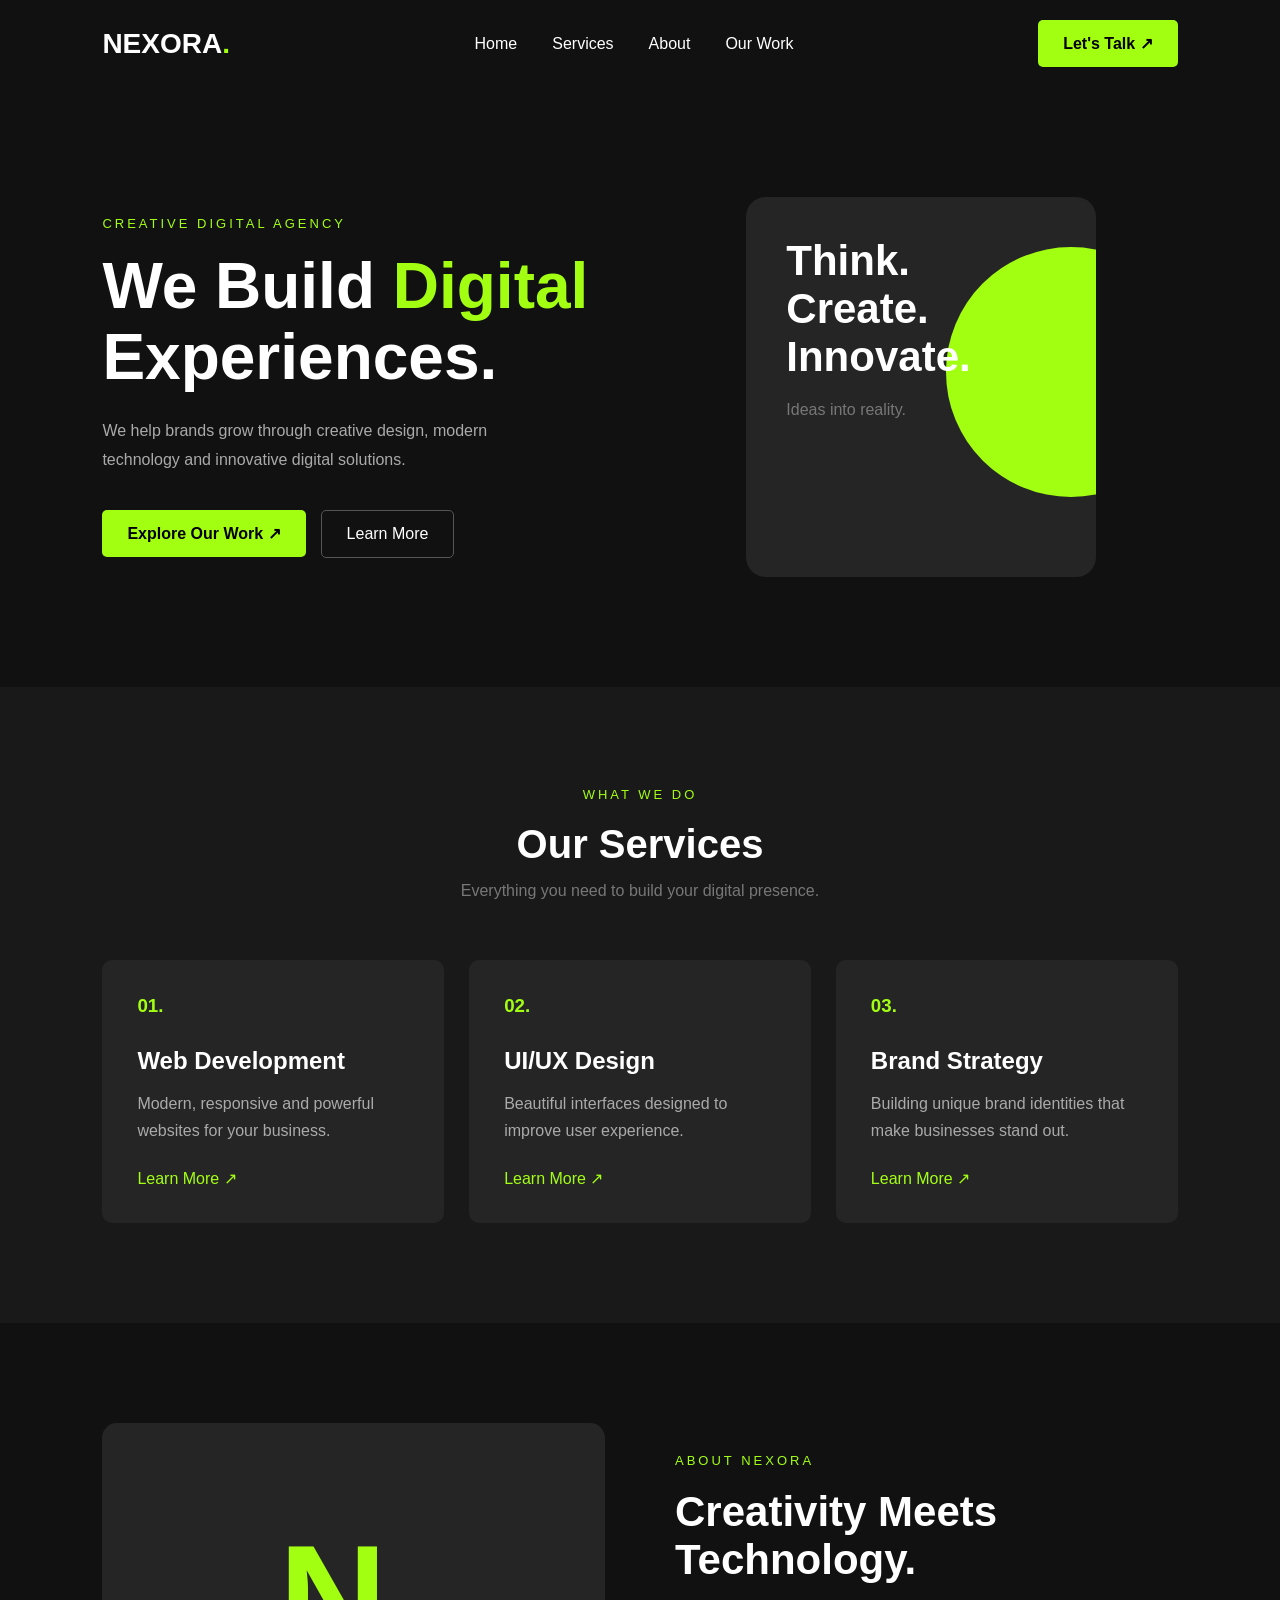
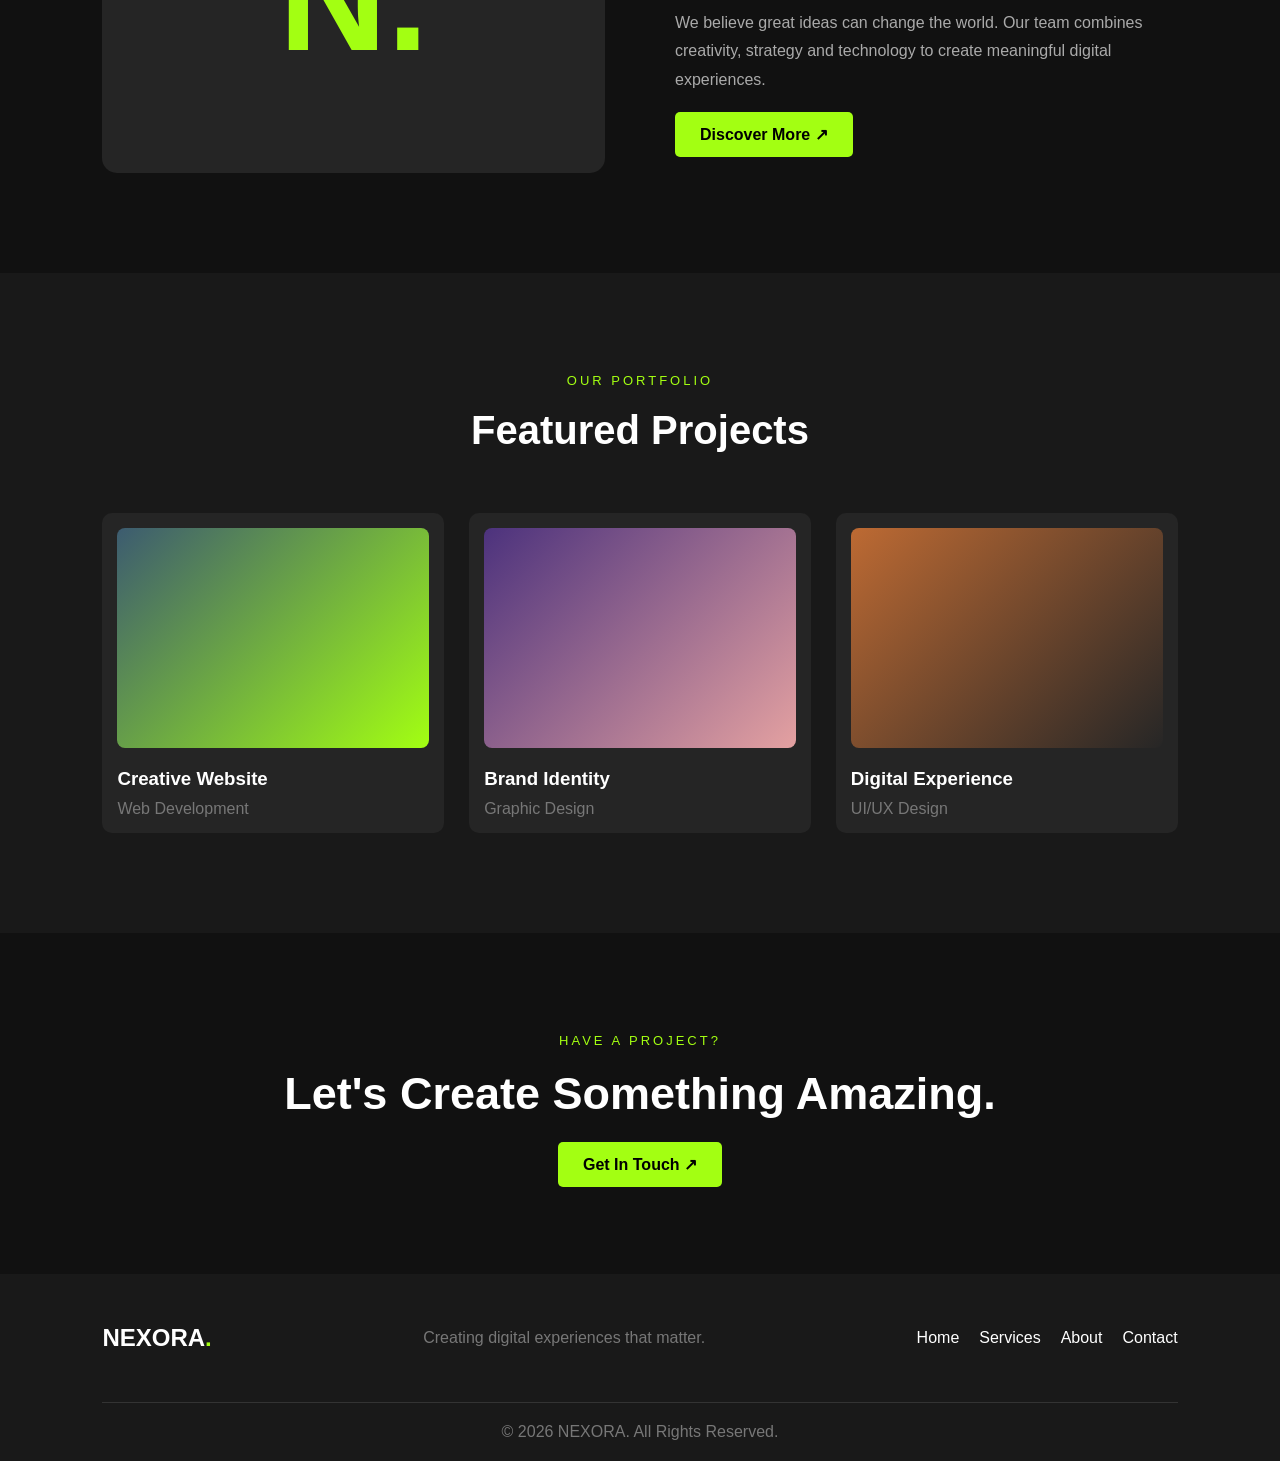
<file: Assignment-9/Index.html>
<!DOCTYPE html>
<html lang="en">

<head>
    <meta charset="UTF-8">
    <meta name="viewport" content="width=device-width, initial-scale=1.0">

    <meta name="description" content="Nexora Digital Agency - Creative digital solutions for modern businesses.">

    <title>NEXORA | Digital Agency</title>

    <link rel="stylesheet" href="style.css">
</head>

<body>

    <!-- NAVBAR -->
    <header>
        <nav class="navbar">

            <div class="logo">NEXORA<span>.</span></div>

            <ul class="nav-links" id="navLinks">
                <li><a href="#home">Home</a></li>
                <li><a href="#services">Services</a></li>
                <li><a href="#about">About</a></li>
                <li><a href="#work">Our Work</a></li>
            </ul>

            <a href="#contact" class="nav-btn">Let's Talk ↗</a>

            <button class="menu-btn" id="menuBtn"
                aria-label="Toggle navigation" aria-expanded="false">
                ☰
            </button>

        </nav>
    </header>


    <!-- HERO SECTION -->
    <section class="hero" id="home">

        <div class="hero-content">

            <p class="tagline">CREATIVE DIGITAL AGENCY</p>

            <h1>
                We Build <span>Digital</span>
                Experiences.
            </h1>

            <p class="hero-description">
                We help brands grow through creative design,
                modern technology and innovative digital solutions.
            </p>

            <div class="hero-buttons">
                <a href="#work" class="primary-btn">Explore Our Work ↗</a>
                <a href="#about" class="secondary-btn">Learn More</a>
            </div>

        </div>

        <div class="hero-image">
            <div class="image-card">
                <div class="circle"></div>
                <h2>Think.</h2>
                <h2>Create.</h2>
                <h2>Innovate.</h2>
                <p>Ideas into reality.</p>
            </div>
        </div>

    </section>


    <!-- SERVICES SECTION -->
    <section class="services" id="services">

        <div class="section-heading">
            <p class="tagline">WHAT WE DO</p>
            <h2>Our Services</h2>
            <p>Everything you need to build your digital presence.</p>
        </div>

        <div class="service-grid">

            <div class="service-card">
                <h3>01.</h3>
                <h2>Web Development</h2>
                <p>Modern, responsive and powerful websites for your business.</p>
                <a href="#contact">Learn More ↗</a>
            </div>

            <div class="service-card">
                <h3>02.</h3>
                <h2>UI/UX Design</h2>
                <p>Beautiful interfaces designed to improve user experience.</p>
                <a href="#contact">Learn More ↗</a>
            </div>

            <div class="service-card">
                <h3>03.</h3>
                <h2>Brand Strategy</h2>
                <p>Building unique brand identities that make businesses stand out.</p>
                <a href="#contact">Learn More ↗</a>
            </div>

        </div>

    </section>


    <!-- ABOUT SECTION -->
    <section class="about" id="about">

        <div class="about-image">
            <div class="about-shape">N.</div>
        </div>

        <div class="about-content">

            <p class="tagline">ABOUT NEXORA</p>

            <h2>Creativity Meets Technology.</h2>

            <p>
                We believe great ideas can change the world.
                Our team combines creativity, strategy and technology
                to create meaningful digital experiences.
            </p>

            <a href="#contact" class="primary-btn">Discover More ↗</a>

        </div>

    </section>


    <!-- WORK SECTION -->
    <section class="work" id="work">

        <div class="section-heading">
            <p class="tagline">OUR PORTFOLIO</p>
            <h2>Featured Projects</h2>
        </div>

        <div class="work-grid">

            <div class="work-card">
                <div class="work-placeholder one"></div>
                <h3>Creative Website</h3>
                <p>Web Development</p>
            </div>

            <div class="work-card">
                <div class="work-placeholder two"></div>
                <h3>Brand Identity</h3>
                <p>Graphic Design</p>
            </div>

            <div class="work-card">
                <div class="work-placeholder three"></div>
                <h3>Digital Experience</h3>
                <p>UI/UX Design</p>
            </div>

        </div>

    </section>


    <!-- CONTACT SECTION -->
    <section class="contact" id="contact">

        <p class="tagline">HAVE A PROJECT?</p>

        <h2>Let's Create Something Amazing.</h2>

        <a href="mailto:hello@nexora.example" class="primary-btn">
            Get In Touch ↗
        </a>

    </section>


    <!-- FOOTER -->
    <footer>

        <div class="footer-content">

            <h2>NEXORA<span>.</span></h2>

            <p>Creating digital experiences that matter.</p>

            <div class="footer-links">
                <a href="#home">Home</a>
                <a href="#services">Services</a>
                <a href="#about">About</a>
                <a href="#contact">Contact</a>
            </div>

        </div>

        <p class="copyright">
            © 2026 NEXORA. All Rights Reserved.
        </p>

    </footer>

    <script src="script.js"></script>

</body>
</html>
</file>
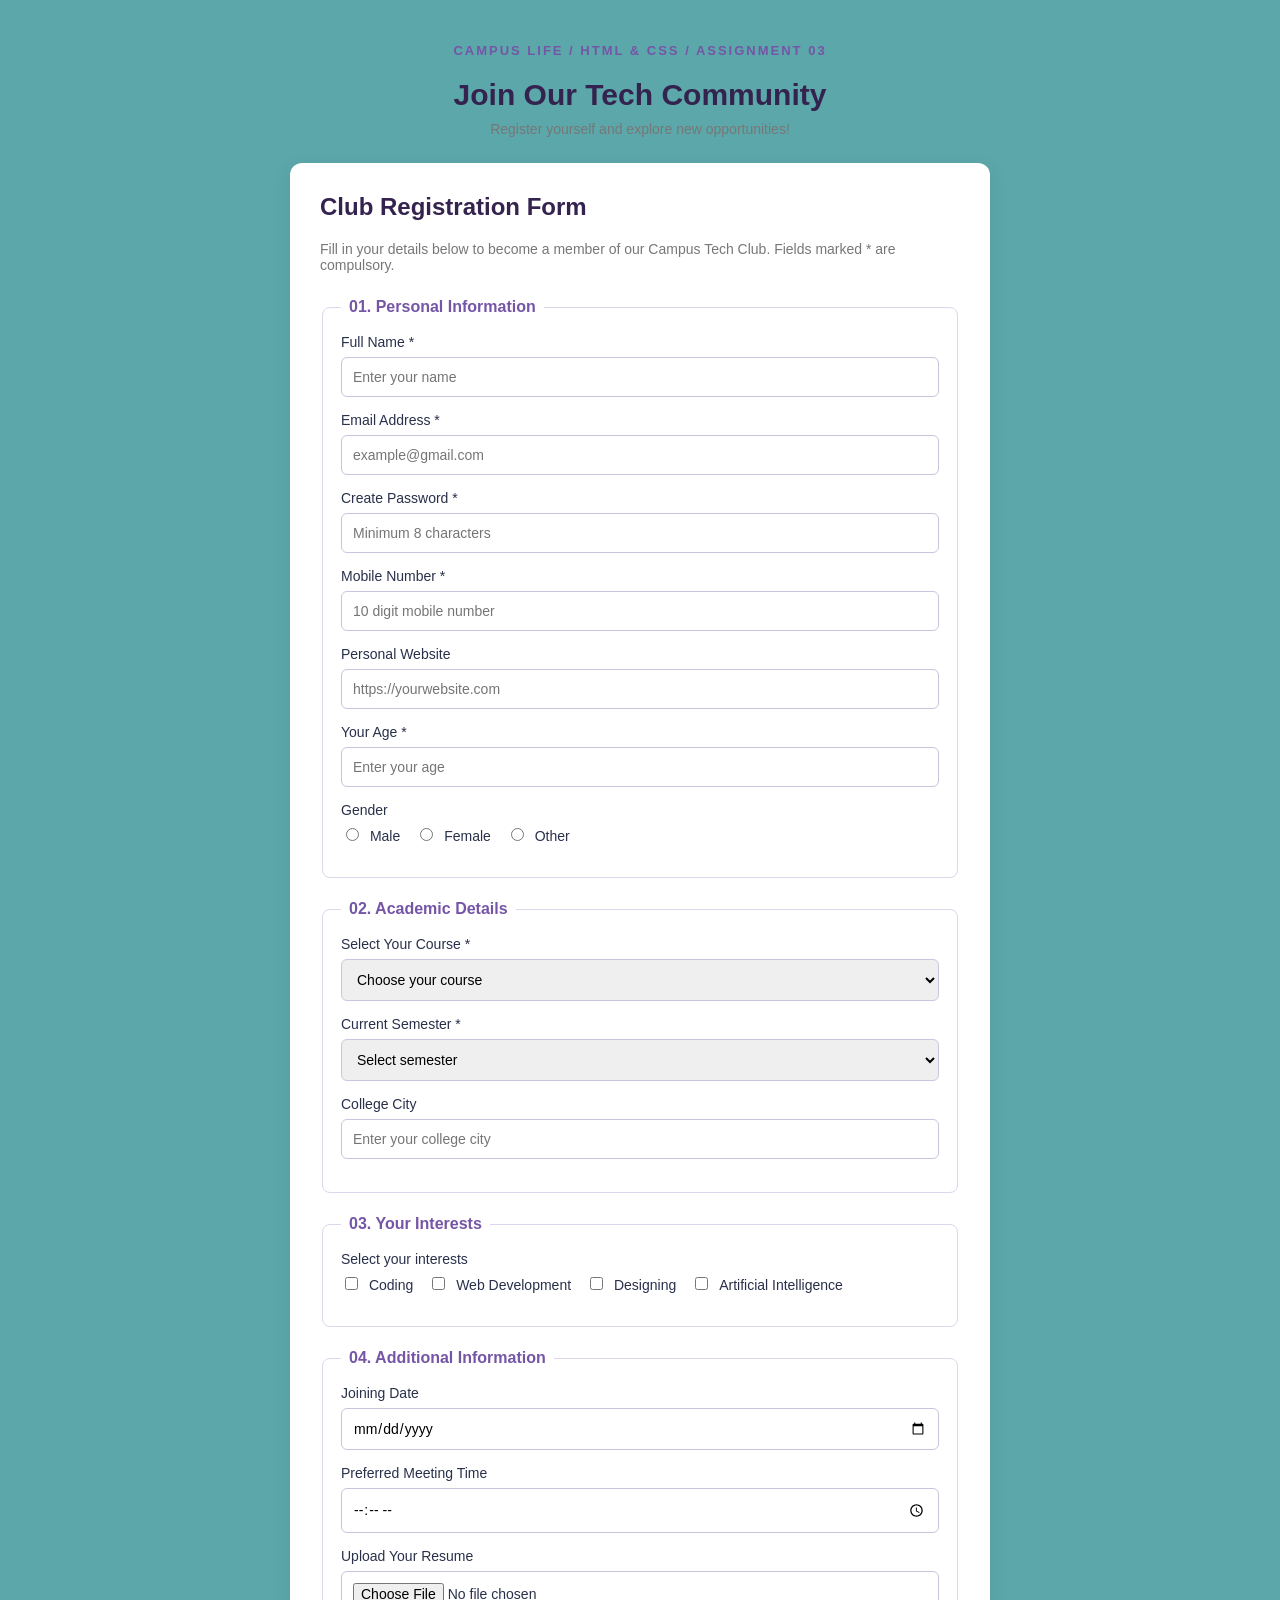
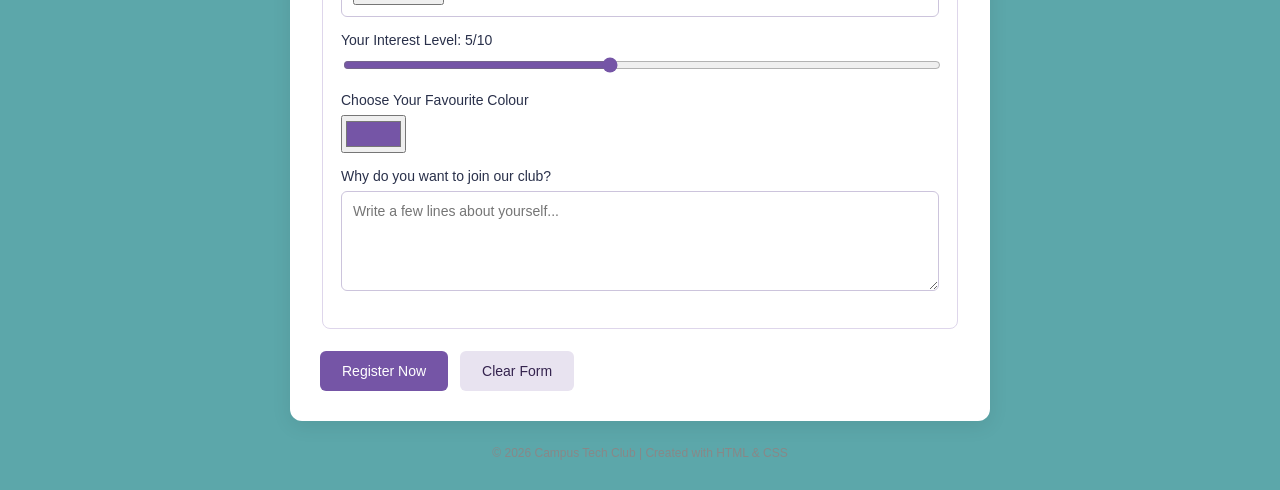
<file: Assignment-2/Application.html>
<!DOCTYPE html>
<html lang="en">

<head>
    <meta charset="UTF-8">
    <meta name="viewport" content="width=device-width, initial-scale=1.0">
    <meta name="description" content="Campus Tech Club Registration Form">
    <meta name="author" content="Your Name">

    <title>I-TECH Club Registration</title>

    <style>
        * {
            box-sizing: border-box;
        }

        body {
            margin: 0;
            padding: 30px 15px;
            font-family: Arial, sans-serif;
            background: #5ca7aa;
            color: #29304a;
        }

        .heading {
            text-align: center;
            margin-bottom: 25px;
        }

        .heading p {
            color: #7555a6;
            font-size: 13px;
            font-weight: bold;
            letter-spacing: 2px;
        }

        h1 {
            font-size: 30px;
            color: #34234e;
            margin-bottom: 8px;
        }

        .heading span {
            color: #777;
            font-size: 14px;
        }

        .form-container {
            max-width: 700px;
            margin: auto;
            padding: 30px;
            background: white;
            border-radius: 12px;
            box-shadow: 0 5px 20px rgba(0,0,0,0.08);
        }

        h2 {
            color: #34234e;
            margin-top: 0;
        }

        .intro {
            color: #777;
            font-size: 14px;
            margin-bottom: 25px;
        }

        fieldset {
            border: 1px solid #ded6eb;
            border-radius: 8px;
            padding: 18px;
            margin-bottom: 22px;
        }

        legend {
            color: #7555a6;
            font-weight: bold;
            padding: 0 8px;
        }

        .form-group {
            margin-bottom: 15px;
        }

        label {
            display: block;
            font-size: 14px;
            margin-bottom: 7px;
            font-weight: 500;
        }

        input:not([type="radio"]):not([type="checkbox"]):not([type="color"]):not([type="range"]),
        select,
        textarea {
            width: 100%;
            padding: 11px;
            border: 1px solid #ccc4dc;
            border-radius: 6px;
            font-size: 14px;
            font-family: Arial;
        }

        input:focus, select:focus, textarea:focus {
            outline: none;
            border-color: #7555a6;
            box-shadow: 0 0 4px #c5b4df;
        }

        input[type="radio"],
        input[type="checkbox"] {
            accent-color: #7555a6;
        }

        .options {
            display: flex;
            flex-wrap: wrap;
            gap: 15px;
        }

        .options label {
            display: inline;
            font-weight: normal;
            margin-left: 4px;
        }

        .options div {
            font-size: 14px;
        }

        input[type="range"] {
            width: 100%;
            accent-color: #7555a6;
        }

        input[type="color"] {
            width: 65px;
            height: 38px;
            cursor: pointer;
        }

        textarea {
            height: 100px;
            resize: vertical;
        }

        .buttons {
            display: flex;
            gap: 12px;
            margin-top: 20px;
        }

        button {
            padding: 12px 22px;
            border: none;
            border-radius: 6px;
            background: #7555a6;
            color: white;
            cursor: pointer;
            font-size: 14px;
        }

        button:hover {
            background: #54377e;
        }

        button[type="reset"] {
            background: #e8e3f0;
            color: #34234e;
        }

        footer {
            text-align: center;
            color: #888;
            font-size: 12px;
            margin-top: 25px;
        }

        @media(max-width: 500px) {
            .form-container {
                padding: 18px;
            }

            h1 {
                font-size: 24px;
            }
        }
    </style>
</head>

<body>

    <div class="heading">

        <p>CAMPUS LIFE / HTML & CSS / ASSIGNMENT 03</p>

        <h1>Join Our Tech Community</h1>

        <span>Register yourself and explore new opportunities!</span>

    </div>

    <div class="form-container">

        <h2>Club Registration Form</h2>

        <p class="intro">
            Fill in your details below to become a member of our
            Campus Tech Club. Fields marked * are compulsory.
        </p>

        <form action="#" method="post">

            <!-- Personal Information -->

            <fieldset>

                <legend>01. Personal Information</legend>

                <div class="form-group">
                    <label for="name">Full Name *</label>
                    <input type="text" id="name" name="name"
                        placeholder="Enter your name"
                        minlength="3" required>
                </div>

                <div class="form-group">
                    <label for="email">Email Address *</label>
                    <input type="email" id="email" name="email"
                        placeholder="example@gmail.com" required>
                </div>

                <div class="form-group">
                    <label for="password">Create Password *</label>
                    <input type="password" id="password"
                        name="password"
                        placeholder="Minimum 8 characters"
                        minlength="8" required>
                </div>

                <div class="form-group">
                    <label for="phone">Mobile Number *</label>
                    <input type="tel" id="phone" name="phone"
                        placeholder="10 digit mobile number"
                        pattern="[0-9]{10}" required>
                </div>

                <div class="form-group">
                    <label for="website">Personal Website</label>
                    <input type="url" id="website" name="website"
                        placeholder="https://yourwebsite.com">
                </div>

                <div class="form-group">
                    <label for="age">Your Age *</label>
                    <input type="number" id="age" name="age"
                        min="16" max="35"
                        placeholder="Enter your age" required>
                </div>

                <div class="form-group">
                    <label>Gender</label>

                    <div class="options">
                        <div>
                            <input type="radio" id="male"
                                name="gender" value="Male">
                            <label for="male">Male</label>
                        </div>

                        <div>
                            <input type="radio" id="female"
                                name="gender" value="Female">
                            <label for="female">Female</label>
                        </div>

                        <div>
                            <input type="radio" id="other"
                                name="gender" value="Other">
                            <label for="other">Other</label>
                        </div>
                    </div>
                </div>

            </fieldset>

            <!-- Academic Details -->

            <fieldset>

                <legend>02. Academic Details</legend>

                <div class="form-group">
                    <label for="course">Select Your Course *</label>

                    <select id="course" name="course" required>
                        <option value="">Choose your course</option>
                        <option value="BTech">BTech</option>
                        <option value="BCA">BCA</option>
                        <option value="BBA">BBA</option>
                        <option value="BSc">BSc</option>
                        <option value="Other">Other</option>
                    </select>
                </div>

                <div class="form-group">
                    <label for="semester">Current Semester *</label>

                    <select id="semester" name="semester" required>
                        <option value="">Select semester</option>
                        <option value="1">Semester 1</option>
                        <option value="2">Semester 2</option>
                        <option value="3">Semester 3</option>
                        <option value="4">Semester 4</option>
                        <option value="5">Semester 5</option>
                        <option value="6">Semester 6</option>
                    </select>
                </div>

                <div class="form-group">
                    <label for="college">College City</label>

                    <input type="text" id="college"
                        name="college" list="citylist"
                        placeholder="Enter your college city">

                    <datalist id="citylist">
                        <option value="Delhi">
                        <option value="Moradabad">
                        <option value="Noida">
                        <option value="Lucknow">
                        <option value="Meerut">
                        <option value="Agra">
                    </datalist>
                </div>

            </fieldset>

            <!-- Interests -->

            <fieldset>

                <legend>03. Your Interests</legend>

                <div class="form-group">

                    <label>Select your interests</label>

                    <div class="options">

                        <div>
                            <input type="checkbox" id="coding"
                                name="interest" value="Coding">
                            <label for="coding">Coding</label>
                        </div>

                        <div>
                            <input type="checkbox" id="web"
                                name="interest" value="Web Development">
                            <label for="web">Web Development</label>
                        </div>

                        <div>
                            <input type="checkbox" id="design"
                                name="interest" value="Designing">
                            <label for="design">Designing</label>
                        </div>

                        <div>
                            <input type="checkbox" id="ai"
                                name="interest" value="AI">
                            <label for="ai">Artificial Intelligence</label>
                        </div>

                    </div>

                </div>

            </fieldset>

            <!-- Additional Details -->

            <fieldset>

                <legend>04. Additional Information</legend>

                <div class="form-group">
                    <label for="date">Joining Date</label>
                    <input type="date" id="date" name="date">
                </div>

                <div class="form-group">
                    <label for="time">Preferred Meeting Time</label>
                    <input type="time" id="time" name="time">
                </div>

                <div class="form-group">
                    <label for="resume">Upload Your Resume</label>
                    <input type="file" id="resume" name="resume"
                        accept=".pdf,.doc,.docx">
                </div>

                <div class="form-group">

                    <label for="range">
                        Your Interest Level:
                        <span id="level">5</span>/10
                    </label>

                    <input type="range" id="range" name="level"
                        min="1" max="10" value="5"
                        oninput="document.getElementById('level').textContent=this.value">

                </div>

                <div class="form-group">

                    <label for="color">Choose Your Favourite Colour</label>

                    <input type="color" id="color" name="color"
                        value="#7555a6">

                </div>

                <div class="form-group">

                    <label for="message">
                        Why do you want to join our club?
                    </label>

                    <textarea id="message" name="message"
                        placeholder="Write a few lines about yourself..."
                        minlength="10"></textarea>

                </div>

            </fieldset>

            <!-- Form Buttons -->

            <div class="buttons">

                <button type="submit">
                    Register Now
                </button>

                <button type="reset">
                    Clear Form
                </button>

            </div>

        </form>

    </div>

    <footer>
        © 2026 Campus Tech Club | Created with HTML & CSS
    </footer>

</body>
</html>
</file>
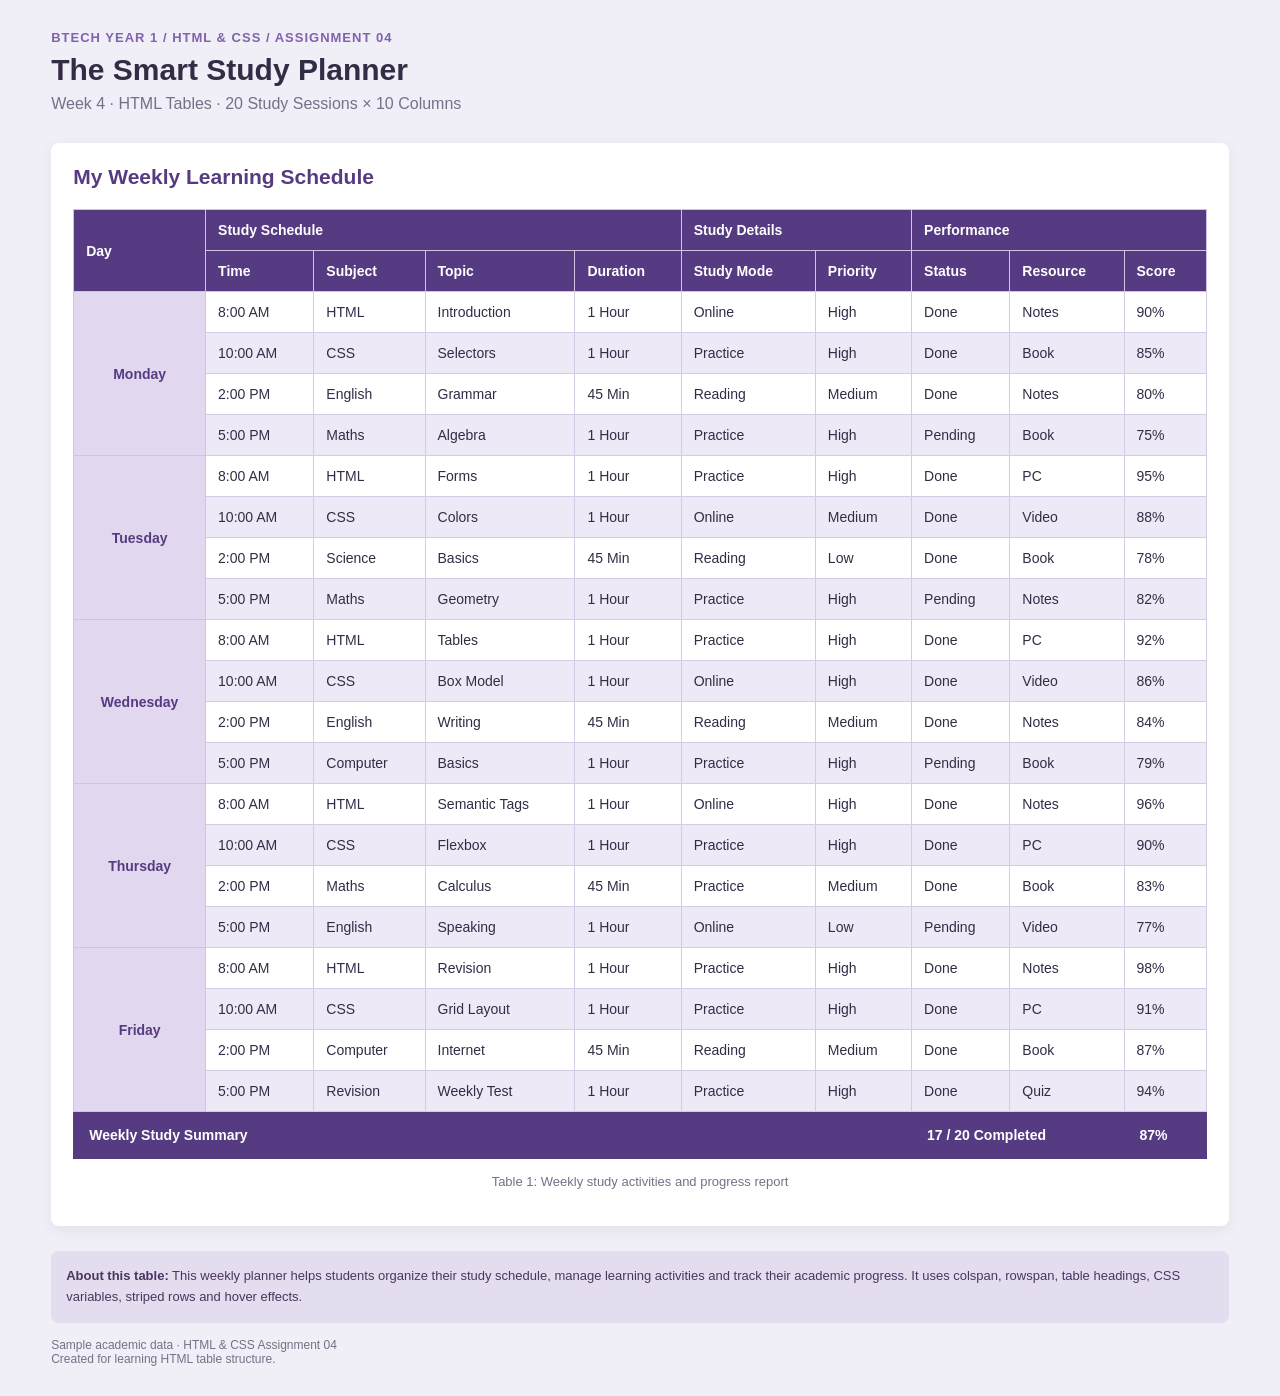
<file: Assignment-3/StudyPlanner.html>
<!DOCTYPE html>
<html lang="en">

<head>
    <meta charset="UTF-8">
    <meta name="viewport" content="width=device-width, initial-scale=1.0">
    <meta name="description" content="Student Weekly Study Planner">
    <meta name="author" content="Your Name">

    <title>Student Weekly Study Planner</title>

    <style>

        /* CSS VARIABLES */

        :root {
            --primary: #563b82;
            --secondary: #8062ad;
            --light: #eee9f7;
            --white: #ffffff;
            --text: #342b45;
            --border: #d5cbe5;
            --hover: #e1d6f3;

            --spacing: 12px;
            --font-size: 14px;
            --radius: 8px;
        }

        * {
            box-sizing: border-box;
        }

        body {
            margin: 0;
            padding: 30px 4%;
            background: #f0eef6;
            font-family: Arial, sans-serif;
            color: var(--text);
        }

        .heading {
            color: #8062ad;
            font-size: 13px;
            font-weight: bold;
            margin-bottom: 8px;
            letter-spacing: 1px;
        }

        h1 {
            color: #342b45;
            font-size: 30px;
            margin: 0;
        }

        .subtitle {
            color: #777087;
            margin-top: 8px;
            margin-bottom: 30px;
        }

        .table-container {
            background: var(--white);
            padding: 22px;
            border-radius: var(--radius);
            overflow-x: auto;
            box-shadow: 0 4px 15px rgba(0,0,0,0.06);
        }

        h2 {
            color: var(--primary);
            font-size: 21px;
            margin-top: 0;
            margin-bottom: 20px;
        }

        table {
            width: 100%;
            min-width: 950px;
            border-collapse: collapse;
            font-size: var(--font-size);
            text-align: left;
        }

        caption {
            caption-side: bottom;
            padding: 15px;
            color: #777087;
            font-size: 13px;
        }

        thead {
            background: var(--primary);
            color: var(--white);
        }

        th {
            padding: var(--spacing);
            border: 1px solid #cfc3e1;
        }

        td {
            padding: var(--spacing);
            border: 1px solid var(--border);
        }

        tbody tr:nth-child(even) {
            background: var(--light);
        }

        tbody tr:hover {
            background: var(--hover);
            transition: 0.2s;
        }

        .day {
            background: #e1d8ef;
            color: var(--primary);
            font-weight: bold;
            text-align: center;
        }

        tfoot {
            background: var(--primary);
            color: white;
            font-weight: bold;
        }

        tfoot td {
            padding: 15px;
            border: 1px solid var(--primary);
        }

        .note {
            background: #e4dcef;
            padding: 15px;
            margin-top: 25px;
            border-radius: var(--radius);
            color: #48375f;
            font-size: 13px;
            line-height: 1.6;
        }

        footer {
            color: #777087;
            font-size: 12px;
            margin-top: 15px;
        }

        @media(max-width: 600px) {
            body {
                padding: 15px;
            }

            .table-container {
                padding: 12px;
            }

            h1 {
                font-size: 24px;
            }
        }

    </style>
</head>

<body>

    <!-- PAGE HEADING -->

    <div class="heading">
        BTECH YEAR 1 / HTML & CSS / ASSIGNMENT 04
    </div>

    <h1>The Smart Study Planner</h1>

    <p class="subtitle">
        Week 4 · HTML Tables · 20 Study Sessions × 10 Columns
    </p>


    <!-- TABLE SECTION -->

    <div class="table-container">

        <h2>My Weekly Learning Schedule</h2>

        <table>

            <caption>
                Table 1: Weekly study activities and progress report
            </caption>

            <!-- TABLE HEADER -->

            <thead>

                <tr>
                    <th rowspan="2" scope="col">Day</th>

                    <th colspan="4" scope="colgroup">
                        Study Schedule
                    </th>

                    <th colspan="2" scope="colgroup">
                        Study Details
                    </th>

                    <th colspan="3" scope="colgroup">
                        Performance
                    </th>
                </tr>

                <tr>
                    <th scope="col">Time</th>
                    <th scope="col">Subject</th>
                    <th scope="col">Topic</th>
                    <th scope="col">Duration</th>
                    <th scope="col">Study Mode</th>
                    <th scope="col">Priority</th>
                    <th scope="col">Status</th>
                    <th scope="col">Resource</th>
                    <th scope="col">Score</th>
                </tr>

            </thead>


            <!-- TABLE BODY -->

            <tbody>

                <!-- MONDAY -->

                <tr>
                    <th rowspan="4" scope="rowgroup" class="day">
                        Monday
                    </th>
                    <td>8:00 AM</td>
                    <td>HTML</td>
                    <td>Introduction</td>
                    <td>1 Hour</td>
                    <td>Online</td>
                    <td>High</td>
                    <td>Done</td>
                    <td>Notes</td>
                    <td>90%</td>
                </tr>

                <tr>
                    <td>10:00 AM</td>
                    <td>CSS</td>
                    <td>Selectors</td>
                    <td>1 Hour</td>
                    <td>Practice</td>
                    <td>High</td>
                    <td>Done</td>
                    <td>Book</td>
                    <td>85%</td>
                </tr>

                <tr>
                    <td>2:00 PM</td>
                    <td>English</td>
                    <td>Grammar</td>
                    <td>45 Min</td>
                    <td>Reading</td>
                    <td>Medium</td>
                    <td>Done</td>
                    <td>Notes</td>
                    <td>80%</td>
                </tr>

                <tr>
                    <td>5:00 PM</td>
                    <td>Maths</td>
                    <td>Algebra</td>
                    <td>1 Hour</td>
                    <td>Practice</td>
                    <td>High</td>
                    <td>Pending</td>
                    <td>Book</td>
                    <td>75%</td>
                </tr>


                <!-- TUESDAY -->

                <tr>
                    <th rowspan="4" scope="rowgroup" class="day">
                        Tuesday
                    </th>
                    <td>8:00 AM</td>
                    <td>HTML</td>
                    <td>Forms</td>
                    <td>1 Hour</td>
                    <td>Practice</td>
                    <td>High</td>
                    <td>Done</td>
                    <td>PC</td>
                    <td>95%</td>
                </tr>

                <tr>
                    <td>10:00 AM</td>
                    <td>CSS</td>
                    <td>Colors</td>
                    <td>1 Hour</td>
                    <td>Online</td>
                    <td>Medium</td>
                    <td>Done</td>
                    <td>Video</td>
                    <td>88%</td>
                </tr>

                <tr>
                    <td>2:00 PM</td>
                    <td>Science</td>
                    <td>Basics</td>
                    <td>45 Min</td>
                    <td>Reading</td>
                    <td>Low</td>
                    <td>Done</td>
                    <td>Book</td>
                    <td>78%</td>
                </tr>

                <tr>
                    <td>5:00 PM</td>
                    <td>Maths</td>
                    <td>Geometry</td>
                    <td>1 Hour</td>
                    <td>Practice</td>
                    <td>High</td>
                    <td>Pending</td>
                    <td>Notes</td>
                    <td>82%</td>
                </tr>


                <!-- WEDNESDAY -->

                <tr>
                    <th rowspan="4" scope="rowgroup" class="day">
                        Wednesday
                    </th>
                    <td>8:00 AM</td>
                    <td>HTML</td>
                    <td>Tables</td>
                    <td>1 Hour</td>
                    <td>Practice</td>
                    <td>High</td>
                    <td>Done</td>
                    <td>PC</td>
                    <td>92%</td>
                </tr>

                <tr>
                    <td>10:00 AM</td>
                    <td>CSS</td>
                    <td>Box Model</td>
                    <td>1 Hour</td>
                    <td>Online</td>
                    <td>High</td>
                    <td>Done</td>
                    <td>Video</td>
                    <td>86%</td>
                </tr>

                <tr>
                    <td>2:00 PM</td>
                    <td>English</td>
                    <td>Writing</td>
                    <td>45 Min</td>
                    <td>Reading</td>
                    <td>Medium</td>
                    <td>Done</td>
                    <td>Notes</td>
                    <td>84%</td>
                </tr>

                <tr>
                    <td>5:00 PM</td>
                    <td>Computer</td>
                    <td>Basics</td>
                    <td>1 Hour</td>
                    <td>Practice</td>
                    <td>High</td>
                    <td>Pending</td>
                    <td>Book</td>
                    <td>79%</td>
                </tr>


                <!-- THURSDAY -->

                <tr>
                    <th rowspan="4" scope="rowgroup" class="day">
                        Thursday
                    </th>
                    <td>8:00 AM</td>
                    <td>HTML</td>
                    <td>Semantic Tags</td>
                    <td>1 Hour</td>
                    <td>Online</td>
                    <td>High</td>
                    <td>Done</td>
                    <td>Notes</td>
                    <td>96%</td>
                </tr>

                <tr>
                    <td>10:00 AM</td>
                    <td>CSS</td>
                    <td>Flexbox</td>
                    <td>1 Hour</td>
                    <td>Practice</td>
                    <td>High</td>
                    <td>Done</td>
                    <td>PC</td>
                    <td>90%</td>
                </tr>

                <tr>
                    <td>2:00 PM</td>
                    <td>Maths</td>
                    <td>Calculus</td>
                    <td>45 Min</td>
                    <td>Practice</td>
                    <td>Medium</td>
                    <td>Done</td>
                    <td>Book</td>
                    <td>83%</td>
                </tr>

                <tr>
                    <td>5:00 PM</td>
                    <td>English</td>
                    <td>Speaking</td>
                    <td>1 Hour</td>
                    <td>Online</td>
                    <td>Low</td>
                    <td>Pending</td>
                    <td>Video</td>
                    <td>77%</td>
                </tr>


                <!-- FRIDAY -->

                <tr>
                    <th rowspan="4" scope="rowgroup" class="day">
                        Friday
                    </th>
                    <td>8:00 AM</td>
                    <td>HTML</td>
                    <td>Revision</td>
                    <td>1 Hour</td>
                    <td>Practice</td>
                    <td>High</td>
                    <td>Done</td>
                    <td>Notes</td>
                    <td>98%</td>
                </tr>

                <tr>
                    <td>10:00 AM</td>
                    <td>CSS</td>
                    <td>Grid Layout</td>
                    <td>1 Hour</td>
                    <td>Practice</td>
                    <td>High</td>
                    <td>Done</td>
                    <td>PC</td>
                    <td>91%</td>
                </tr>

                <tr>
                    <td>2:00 PM</td>
                    <td>Computer</td>
                    <td>Internet</td>
                    <td>45 Min</td>
                    <td>Reading</td>
                    <td>Medium</td>
                    <td>Done</td>
                    <td>Book</td>
                    <td>87%</td>
                </tr>

                <tr>
                    <td>5:00 PM</td>
                    <td>Revision</td>
                    <td>Weekly Test</td>
                    <td>1 Hour</td>
                    <td>Practice</td>
                    <td>High</td>
                    <td>Done</td>
                    <td>Quiz</td>
                    <td>94%</td>
                </tr>

            </tbody>


            <!-- TABLE FOOTER -->

            <tfoot>

                <tr>
                    <td colspan="7">
                        Weekly Study Summary
                    </td>

                    <td colspan="2">
                        17 / 20 Completed
                    </td>

                    <td>87%</td>
                </tr>

            </tfoot>

        </table>

    </div>


    <!-- INFORMATION NOTE -->

    <div class="note">

        <strong>About this table:</strong>

        This weekly planner helps students organize their
        study schedule, manage learning activities and
        track their academic progress.

        It uses colspan, rowspan, table headings,
        CSS variables, striped rows and hover effects.

    </div>


    <footer>
        Sample academic data · HTML & CSS Assignment 04
        <br>
        Created for learning HTML table structure.
    </footer>

</body>
</html>
</file>
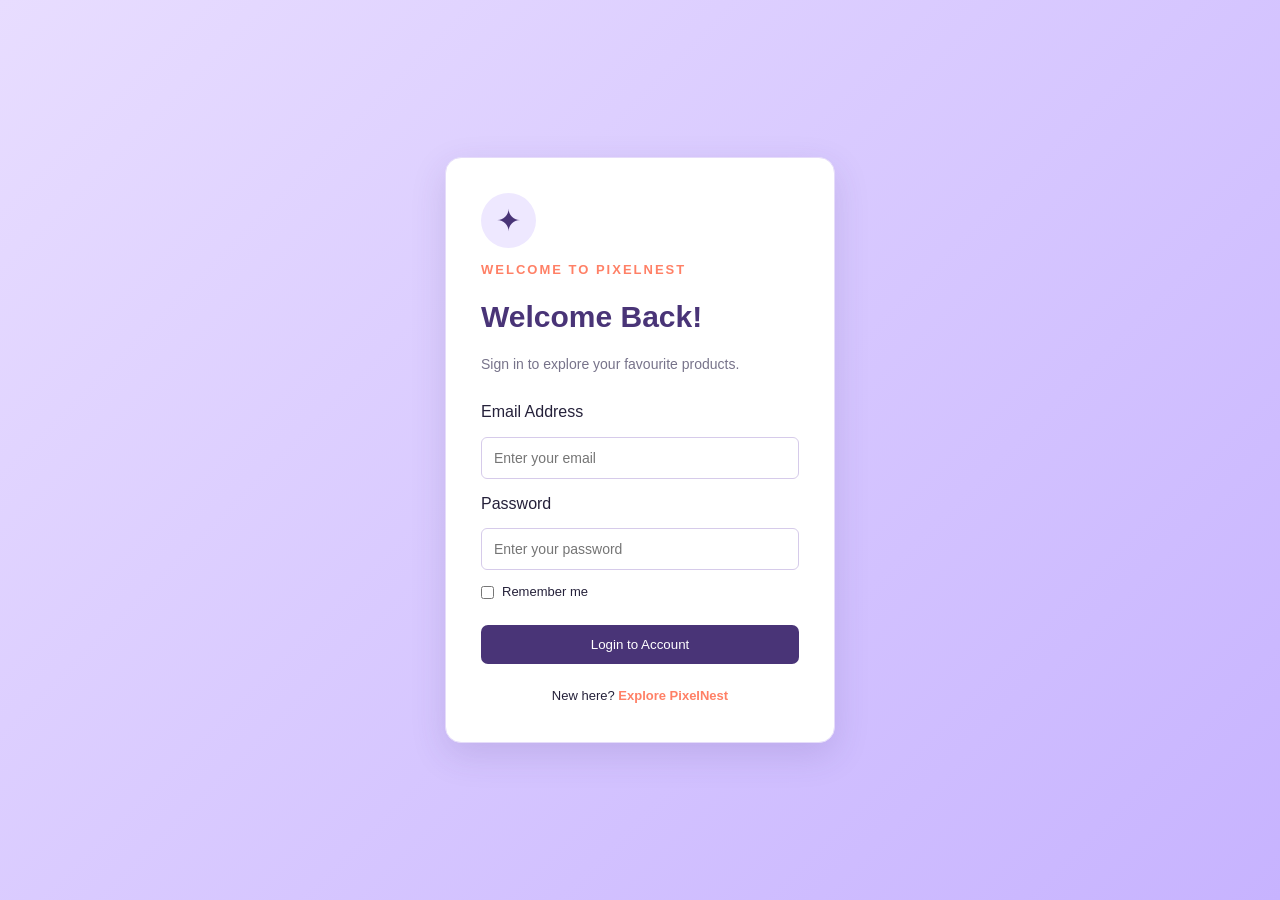
<file: Assignment-6/login.html>
<!DOCTYPE html>
<html lang="en">
<head>
    <meta charset="UTF-8">
    <meta name="viewport" content="width=device-width, initial-scale=1.0">
    <title>PixelNest - Login</title>
    <link rel="stylesheet" href="style.css">
</head>
<body class="login-page">

    <div class="login-card">

        <div class="login-icon">✦</div>

        <p class="eyebrow">WELCOME TO PIXELNEST</p>

        <h1>Welcome Back!</h1>

        <p class="login-description">
            Sign in to explore your favourite products.
        </p>

        <form action="#" method="get">

            <label for="email">Email Address</label>
            <input
                type="email"
                id="email"
                name="email"
                placeholder="Enter your email"
                required>

            <label for="password">Password</label>
            <input
                type="password"
                id="password"
                name="password"
                placeholder="Enter your password"
                required>

            <div class="remember">
                <input type="checkbox" id="remember">
                <label for="remember">Remember me</label>
            </div>

            <button type="submit" class="primary-button login-button">
                Login to Account
            </button>

        </form>

        <p class="signup-text">
            New here? <a href="menu.html">Explore PixelNest</a>
        </p>

    </div>

</body>
</html>
</file>
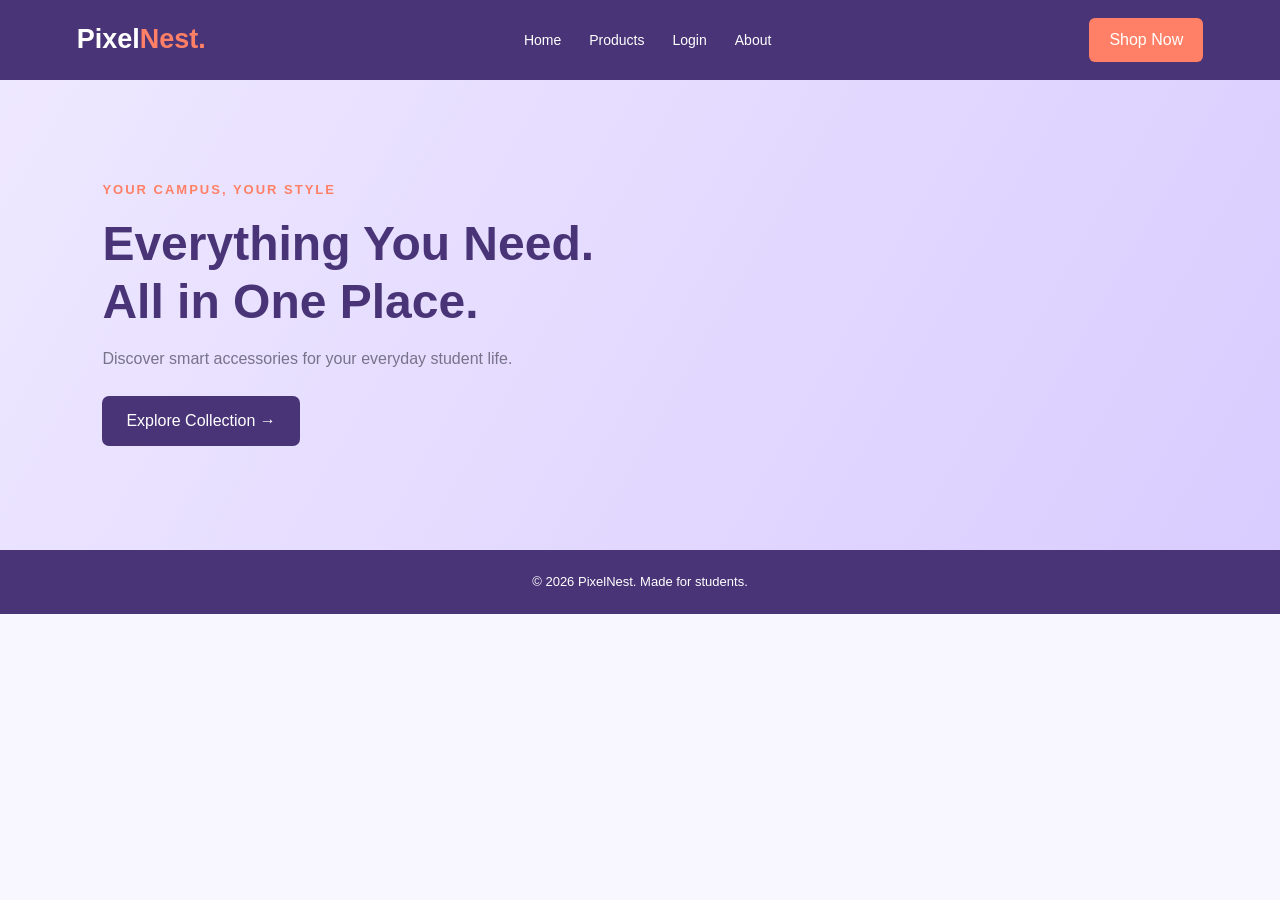
<file: Assignment-6/menu.html>
<!DOCTYPE html>
<html lang="en">
<head>
    <meta charset="UTF-8">
    <meta name="viewport" content="width=device-width, initial-scale=1.0">
    <title>PixelNest - Menu</title>
    <link rel="stylesheet" href="style.css">
</head>
<body>

    <header class="menu-header">
        <h2 class="brand">Pixel<span>Nest.</span></h2>

        <nav class="menu-links">
            <a href="menu.html">Home</a>
            <a href="products.html">Products</a>
            <a href="login.html">Login</a>
            <a href="navbar-hero.html">About</a>
        </nav>

        <a href="products.html" class="menu-button">Shop Now</a>
    </header>

    <main class="menu-content">
        <p class="eyebrow">YOUR CAMPUS, YOUR STYLE</p>
        <h1>Everything You Need.<br>
            All in One Place.</h1>
        <p>Discover smart accessories for your everyday student life.</p>
        <a href="products.html" class="primary-button">Explore Collection →</a>
    </main>

    <footer class="simple-footer">
        <p>© 2026 PixelNest. Made for students.</p>
    </footer>

</body>
</html>
</file>
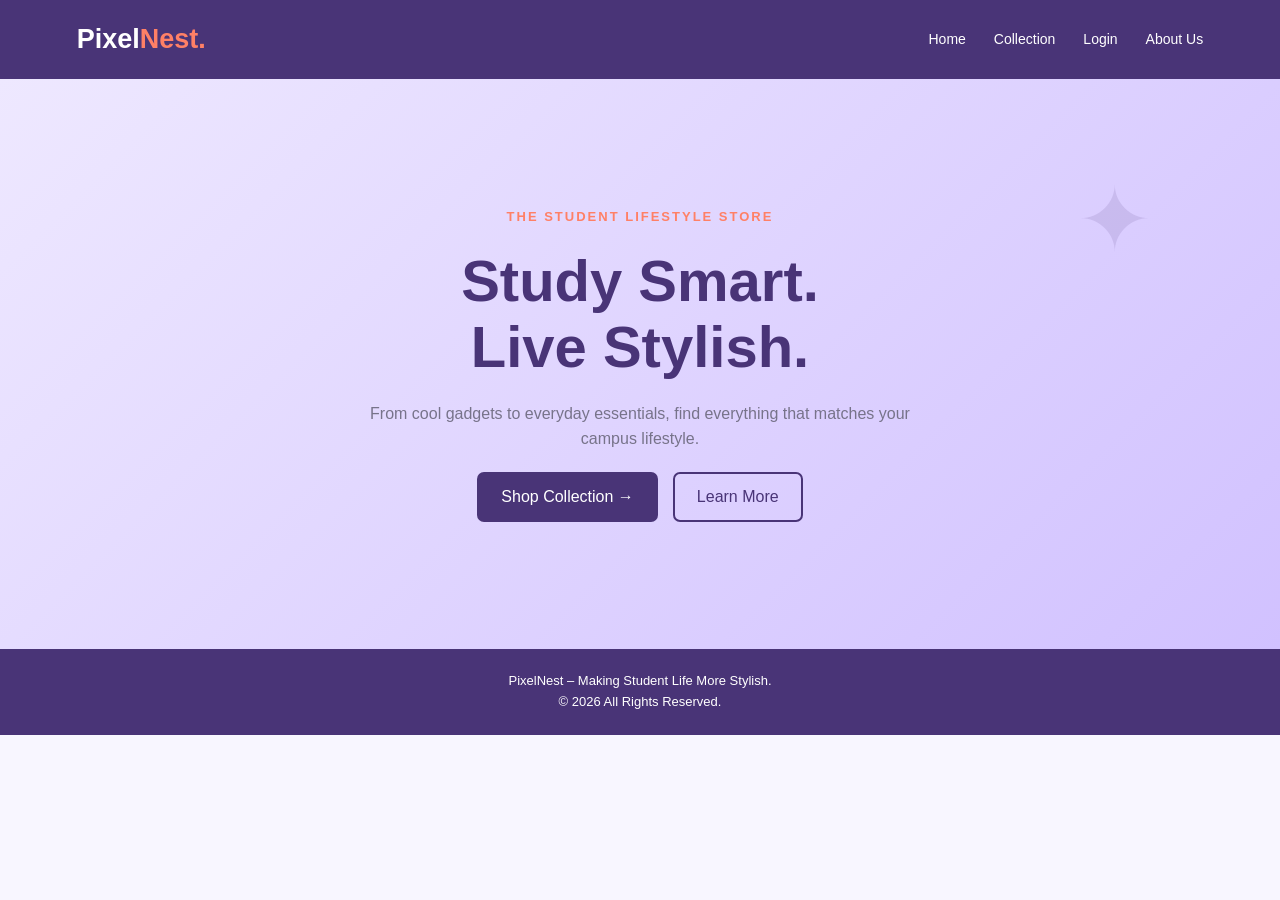
<file: Assignment-6/navbar-hero.html>
<!DOCTYPE html>
<html lang="en">
<head>
    <meta charset="UTF-8">
    <meta name="viewport" content="width=device-width, initial-scale=1.0">
    <title>PixelNest - Discover More</title>
    <link rel="stylesheet" href="style.css">
</head>
<body>

    <header class="hero-navbar">

        <h2 class="brand">Pixel<span>Nest.</span></h2>

        <nav class="hero-links">
            <a href="menu.html">Home</a>
            <a href="products.html">Collection</a>
            <a href="login.html">Login</a>
            <a href="#footer">About Us</a>
        </nav>

    </header>

    <main>

        <section class="main-hero">

            <div class="hero-label">THE STUDENT LIFESTYLE STORE</div>

            <h1>
                Study Smart.<br>
                Live Stylish.
            </h1>

            <p>
                From cool gadgets to everyday essentials,
                find everything that matches your campus lifestyle.
            </p>

            <div class="hero-actions">
                <a href="products.html" class="primary-button">
                    Shop Collection →
                </a>

                <a href="menu.html" class="secondary-button">
                    Learn More
                </a>
            </div>

            <div class="hero-decoration">✦</div>

        </section>

    </main>

    <footer id="footer" class="simple-footer">
        <p>PixelNest – Making Student Life More Stylish.</p>
        <p>© 2026 All Rights Reserved.</p>
    </footer>

</body>
</html>
</file>
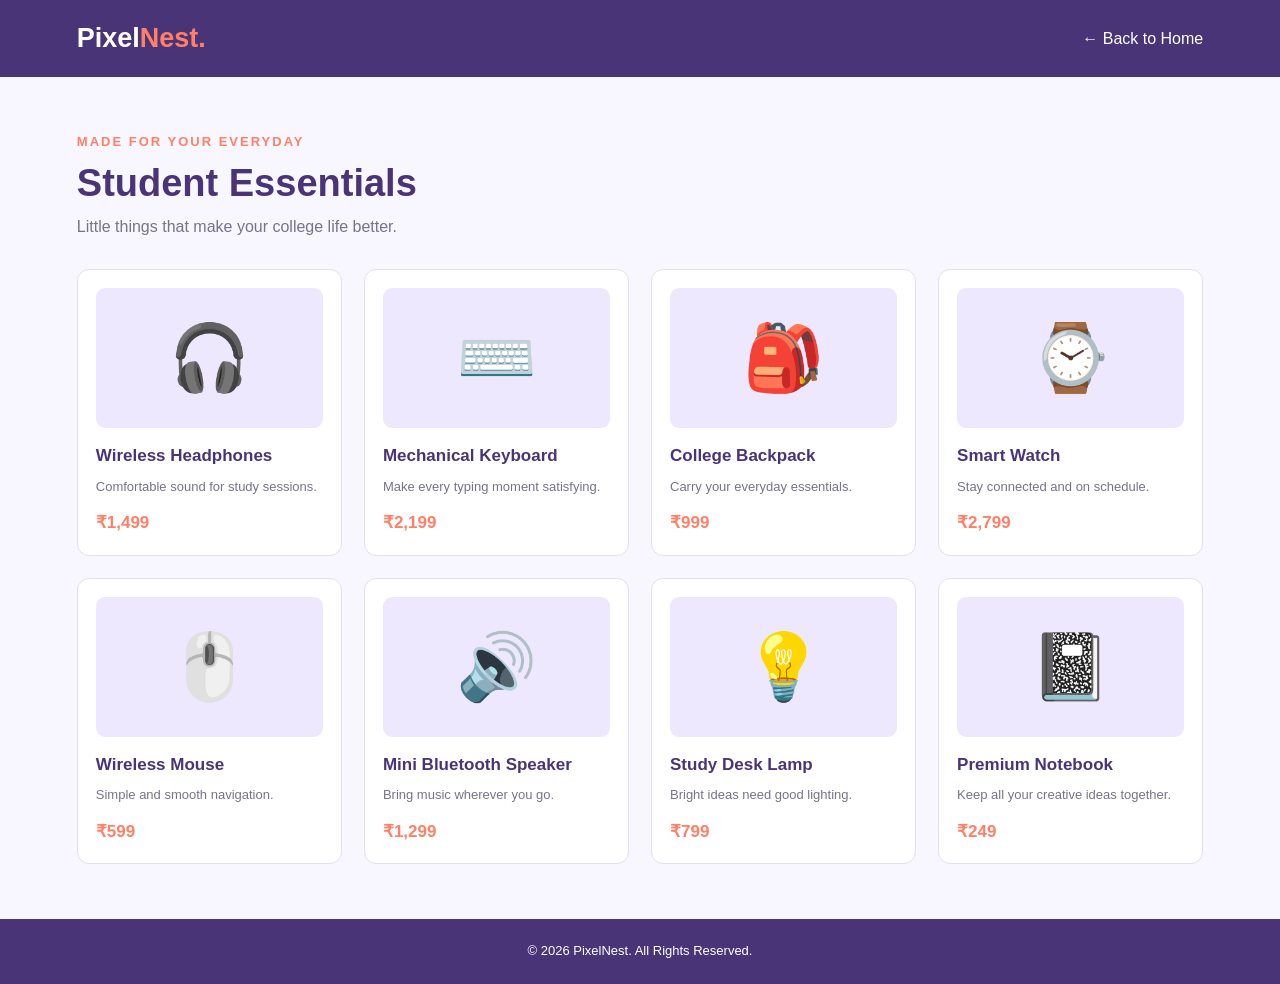
<file: Assignment-6/products.html>
<!DOCTYPE html>
<html lang="en">
<head>
    <meta charset="UTF-8">
    <meta name="viewport" content="width=device-width, initial-scale=1.0">
    <title>PixelNest - Products</title>
    <link rel="stylesheet" href="style.css">
</head>
<body>

    <header class="product-header">
        <h2 class="brand">Pixel<span>Nest.</span></h2>
        <a href="menu.html">← Back to Home</a>
    </header>

    <main class="product-section">

        <p class="eyebrow">MADE FOR YOUR EVERYDAY</p>
        <h1>Student Essentials</h1>

        <p class="product-intro">
            Little things that make your college life better.
        </p>

        <div class="product-container">

            <article class="product-card">
                <div class="product-image">🎧</div>
                <h3>Wireless Headphones</h3>
                <p>Comfortable sound for study sessions.</p>
                <strong>₹1,499</strong>
            </article>

            <article class="product-card">
                <div class="product-image">⌨️</div>
                <h3>Mechanical Keyboard</h3>
                <p>Make every typing moment satisfying.</p>
                <strong>₹2,199</strong>
            </article>

            <article class="product-card">
                <div class="product-image">🎒</div>
                <h3>College Backpack</h3>
                <p>Carry your everyday essentials.</p>
                <strong>₹999</strong>
            </article>

            <article class="product-card">
                <div class="product-image">⌚</div>
                <h3>Smart Watch</h3>
                <p>Stay connected and on schedule.</p>
                <strong>₹2,799</strong>
            </article>

            <article class="product-card">
                <div class="product-image">🖱️</div>
                <h3>Wireless Mouse</h3>
                <p>Simple and smooth navigation.</p>
                <strong>₹599</strong>
            </article>

            <article class="product-card">
                <div class="product-image">🔊</div>
                <h3>Mini Bluetooth Speaker</h3>
                <p>Bring music wherever you go.</p>
                <strong>₹1,299</strong>
            </article>

            <article class="product-card">
                <div class="product-image">💡</div>
                <h3>Study Desk Lamp</h3>
                <p>Bright ideas need good lighting.</p>
                <strong>₹799</strong>
            </article>

            <article class="product-card">
                <div class="product-image">📓</div>
                <h3>Premium Notebook</h3>
                <p>Keep all your creative ideas together.</p>
                <strong>₹249</strong>
            </article>

        </div>

    </main>

    <footer class="simple-footer">
        <p>© 2026 PixelNest. All Rights Reserved.</p>
    </footer>

</body>
</html>
</file>
<file: Assignment-9/style.css>
/* BASIC RESET */

* {
    margin: 0;
    padding: 0;
    box-sizing: border-box;
}

html {
    scroll-behavior: smooth;
}

:root {
    --primary: #a3ff12;
    --dark: #111111;
    --light: #f5f5f5;
    --gray: #777777;
}

body {
    font-family: Arial, sans-serif;
    background: var(--dark);
    color: white;
}


/* NAVBAR */

header {
    padding: 20px 8%;
}

.navbar {
    display: flex;
    justify-content: space-between;
    align-items: center;
}

.logo {
    font-size: 28px;
    font-weight: bold;
}

.logo span,
footer span {
    color: var(--primary);
}

.nav-links {
    display: flex;
    gap: 35px;
    list-style: none;
}

.nav-links a,
.footer-links a {
    color: white;
    text-decoration: none;
}

.nav-links a:hover {
    color: var(--primary);
}

.nav-btn,
.primary-btn {
    background: var(--primary);
    color: black;
    padding: 14px 25px;
    text-decoration: none;
    border-radius: 5px;
    font-weight: bold;
}

.menu-btn {
    display: none;
    background: none;
    border: none;
    color: white;
    font-size: 25px;
    cursor: pointer;
}


/* HERO SECTION */

.hero {
    min-height: 600px;
    padding: 80px 8%;
    display: grid;
    grid-template-columns: 1fr 1fr;
    align-items: center;
    gap: 50px;
}

.tagline {
    color: var(--primary);
    letter-spacing: 3px;
    font-size: 13px;
    margin-bottom: 20px;
}

.hero h1 {
    font-size: clamp(40px, 5vw, 75px);
    line-height: 1.1;
    margin-bottom: 25px;
}

.hero h1 span {
    color: var(--primary);
}

.hero-description {
    color: #aaaaaa;
    line-height: 1.8;
    max-width: 450px;
    margin-bottom: 35px;
}

.hero-buttons {
    display: flex;
    gap: 15px;
    flex-wrap: wrap;
    align-items: center;
}

.secondary-btn {
    color: white;
    text-decoration: none;
    padding: 14px 25px;
    border: 1px solid #555;
    border-radius: 5px;
}

.hero-image {
    display: flex;
    justify-content: center;
}

.image-card {
    width: 350px;
    height: 380px;
    background: #252525;
    border-radius: 20px;
    padding: 40px;
    position: relative;
    overflow: hidden;
}

.image-card h2 {
    font-size: 42px;
    position: relative;
    z-index: 1;
}

.image-card p {
    color: var(--gray);
    margin-top: 20px;
}

.circle {
    width: 250px;
    height: 250px;
    background: var(--primary);
    border-radius: 50%;
    position: absolute;
    right: -100px;
    top: 50px;
}


/* SERVICES */

.services,
.work {
    padding: 100px 8%;
    background: #191919;
}

.section-heading {
    text-align: center;
    margin-bottom: 60px;
}

.section-heading h2 {
    font-size: 40px;
    margin-bottom: 15px;
}

.section-heading > p:last-child {
    color: var(--gray);
}

.service-grid {
    display: grid;
    grid-template-columns: repeat(3, 1fr);
    gap: 25px;
}

.service-card {
    padding: 35px;
    background: #252525;
    border-radius: 10px;
    transition: 0.3s;
}

.service-card:hover {
    transform: translateY(-10px);
}

.service-card h3 {
    color: var(--primary);
    margin-bottom: 30px;
}

.service-card h2 {
    font-size: 24px;
    margin-bottom: 15px;
}

.service-card p {
    color: #aaaaaa;
    line-height: 1.7;
    margin-bottom: 25px;
}

.service-card a {
    color: var(--primary);
    text-decoration: none;
}


/* ABOUT */

.about {
    padding: 100px 8%;
    display: grid;
    grid-template-columns: 1fr 1fr;
    align-items: center;
    gap: 70px;
}

.about-image {
    height: 350px;
    background: #252525;
    display: flex;
    align-items: center;
    justify-content: center;
    border-radius: 15px;
}

.about-shape {
    font-size: 150px;
    font-weight: bold;
    color: var(--primary);
}

.about-content h2 {
    font-size: 42px;
    margin-bottom: 25px;
}

.about-content p:not(.tagline) {
    color: #aaaaaa;
    line-height: 1.8;
    margin-bottom: 30px;
}


/* WORK */

.work-grid {
    display: grid;
    grid-template-columns: repeat(3, 1fr);
    gap: 25px;
}

.work-card {
    background: #252525;
    padding: 15px;
    border-radius: 10px;
}

.work-placeholder {
    height: 220px;
    border-radius: 8px;
    margin-bottom: 20px;
}

.one {
    background: linear-gradient(135deg, #3c5b70, #a3ff12);
}

.two {
    background: linear-gradient(135deg, #4c327d, #e4a1a1);
}

.three {
    background: linear-gradient(135deg, #bd6a33, #262626);
}

.work-card h3 {
    margin-bottom: 10px;
}

.work-card p {
    color: var(--gray);
}


/* CONTACT */

.contact {
    text-align: center;
    padding: 100px 8%;
}

.contact h2 {
    font-size: 45px;
    margin-bottom: 35px;
}


/* FOOTER */

footer {
    background: #191919;
    padding: 50px 8% 20px;
}

.footer-content {
    display: flex;
    justify-content: space-between;
    align-items: center;
    gap: 25px;
    flex-wrap: wrap;
}

.footer-content p {
    color: var(--gray);
}

.footer-links {
    display: flex;
    gap: 20px;
    flex-wrap: wrap;
}

.copyright {
    text-align: center;
    color: var(--gray);
    margin-top: 50px;
    border-top: 1px solid #333;
    padding-top: 20px;
}


/* TABLET RESPONSIVE */

@media (max-width: 900px) {

    .hero {
        grid-template-columns: 1fr;
        text-align: center;
    }

    .hero-description {
        margin-left: auto;
        margin-right: auto;
    }

    .hero-buttons {
        justify-content: center;
    }

    .service-grid,
    .work-grid {
        grid-template-columns: repeat(2, 1fr);
    }

    .about {
        grid-template-columns: 1fr;
    }

}


/* MOBILE RESPONSIVE */

@media (max-width: 600px) {

    header {
        padding: 20px 5%;
    }

    .nav-btn {
        display: none;
    }

    .menu-btn {
        display: block;
    }

    .nav-links {
        display: none;
        flex-direction: column;
        position: absolute;
        top: 75px;
        left: 0;
        width: 100%;
        padding: 25px;
        background: #252525;
        text-align: center;
        z-index: 10;
    }

    .nav-links.active {
        display: flex;
    }

    .hero {
        padding: 60px 5%;
    }

    .image-card {
        width: 100%;
        max-width: 350px;
    }

    .service-grid,
    .work-grid {
        grid-template-columns: 1fr;
    }

    .services,
    .work,
    .about,
    .contact {
        padding: 70px 5%;
    }

    .about-content h2,
    .contact h2 {
        font-size: 32px;
    }

    .footer-content {
        flex-direction: column;
        text-align: center;
    }

}
</file>
<file: Assignment-6/style.css>
/* GOOGLE FONT AND DESIGN COLOURS */

:root {
    --purple: #493477;
    --light-purple: #eee8ff;
    --lavender: #d9ccff;
    --coral: #ff8066;
    --white: #ffffff;
    --dark: #25213a;
    --grey: #77738a;

    --heading-font: 'Arial', sans-serif;
    --body-font: 'Arial', sans-serif;

    --small-gap: 12px;
    --medium-gap: 20px;
    --large-gap: 35px;
}

/* COMMON STYLING */

* {
    margin: 0;
    padding: 0;
    box-sizing: border-box;
}

body {
    font-family: var(--body-font);
    color: var(--dark);
    background-color: #f8f6ff;
    line-height: 1.6;
}

a {
    text-decoration: none;
}

.brand {
    font-size: 27px;
    font-weight: bold;
    color: var(--white);
}

.brand span {
    color: var(--coral);
}

.eyebrow {
    color: var(--coral);
    font-size: 13px;
    font-weight: bold;
    letter-spacing: 2px;
}


/* PAGE 1 - MENU */

.menu-header {
    background-color: var(--purple);
    padding: 18px 6%;

    display: flex;
    justify-content: space-between;
    align-items: center;
    gap: 20px;
}

.menu-links {
    display: flex;
    align-items: center;
    gap: 28px;
}

.menu-links a {
    color: var(--white);
    font-size: 14px;
    transition: 0.3s;
}

.menu-links a:hover {
    color: var(--coral);
}

.menu-button {
    background-color: var(--coral);
    color: var(--white);
    padding: 9px 20px;
    border-radius: 6px;
}

.menu-content {
    min-height: 470px;
    padding: 100px 8%;

    background: linear-gradient(
        120deg,
        #eee8ff,
        #d9ccff
    );
}

.menu-content h1 {
    font-size: 48px;
    color: var(--purple);
    line-height: 1.2;
    margin: 15px 0;
}

.menu-content > p:not(.eyebrow) {
    color: var(--grey);
    margin-bottom: 25px;
}

.primary-button {
    display: inline-block;
    background-color: var(--purple);
    color: var(--white);
    padding: 12px 24px;
    border-radius: 7px;
    border: none;
    cursor: pointer;
    transition: 0.3s;
}

.primary-button:hover {
    background-color: var(--coral);
}

.simple-footer {
    background-color: var(--purple);
    color: var(--white);
    padding: 22px;
    text-align: center;
    font-size: 13px;
}


/* PAGE 2 - LOGIN */

.login-page {
    min-height: 100vh;
    background: linear-gradient(
        135deg,
        #e8ddff,
        #c7b3ff
    );

    display: flex;
    justify-content: center;
    align-items: center;

    padding: 20px;
}

.login-card {
    width: 100%;
    max-width: 390px;

    background-color: var(--white);
    padding: 35px;

    border-radius: 16px;
    border: 1px solid #e5dcfa;

    box-shadow: 0 12px 35px rgba(73, 52, 119, 0.15);

    display: flex;
    flex-direction: column;
    gap: 12px;
}

.login-icon {
    width: 55px;
    height: 55px;
    background-color: var(--light-purple);
    color: var(--purple);
    border-radius: 50%;

    display: flex;
    justify-content: center;
    align-items: center;

    font-size: 30px;
}

.login-card h1 {
    color: var(--purple);
    font-size: 30px;
}

.login-description {
    color: var(--grey);
    font-size: 14px;
}

.login-card form {
    display: flex;
    flex-direction: column;
    gap: 12px;
    margin-top: 12px;
}

.login-card form > input {
    width: 100%;
    padding: 12px;
    border: 1px solid #d6cbea;
    border-radius: 6px;
    font-size: 14px;
}

.login-card form > input:focus {
    outline: 2px solid var(--lavender);
}

.remember {
    display: flex;
    align-items: center;
    gap: 8px;
    font-size: 13px;
}

.login-button {
    width: 100%;
    margin-top: 10px;
}

.signup-text {
    text-align: center;
    font-size: 13px;
    margin-top: 10px;
}

.signup-text a {
    color: var(--coral);
    font-weight: bold;
}


/* PAGE 3 - PRODUCTS */

.product-header {
    background-color: var(--purple);
    padding: 17px 6%;

    display: flex;
    justify-content: space-between;
    align-items: center;
}

.product-header > a {
    color: var(--white);
}

.product-section {
    padding: 55px 6%;
}

.product-section > h1 {
    font-size: 38px;
    color: var(--purple);
}

.product-intro {
    color: var(--grey);
    margin-bottom: 30px;
}

.product-container {
    display: flex;
    flex-wrap: wrap;
    justify-content: center;
    align-items: stretch;
    gap: 22px;
}

.product-card {
    background-color: var(--white);
    border: 1px solid #e6def4;
    border-radius: 12px;

    padding: 18px;

    flex-grow: 1;
    flex-shrink: 1;
    flex-basis: 210px;

    max-width: 300px;

    transition: 0.3s;
}

.product-card:hover {
    transform: translateY(-6px);
    box-shadow: 0 8px 20px rgba(73, 52, 119, 0.12);
}

.product-image {
    height: 140px;
    background-color: var(--light-purple);
    border-radius: 9px;
    margin-bottom: 14px;

    display: flex;
    justify-content: center;
    align-items: center;

    font-size: 65px;
}

.product-card h3 {
    color: var(--purple);
    font-size: 17px;
    margin-bottom: 7px;
}

.product-card p {
    color: var(--grey);
    font-size: 13px;
    margin-bottom: 12px;
}

.product-card strong {
    color: var(--coral);
    font-size: 17px;
}


/* PAGE 4 - NAVBAR AND HERO */

.hero-navbar {
    background-color: var(--purple);
    padding: 18px 6%;

    display: flex;
    justify-content: space-between;
    align-items: center;
    gap: 20px;
}

.hero-links {
    display: flex;
    align-items: center;
    gap: 28px;
}

.hero-links a {
    color: var(--white);
    font-size: 14px;
}

.hero-links a:hover {
    color: var(--coral);
}

.main-hero {
    min-height: 570px;
    background: linear-gradient(
        135deg,
        #eee8ff,
        #d1c1ff
    );

    padding: 80px 20px;

    display: flex;
    flex-direction: column;
    justify-content: center;
    align-items: center;
    text-align: center;

    gap: 20px;

    position: relative;
    overflow: hidden;
}

.hero-label {
    color: var(--coral);
    font-weight: bold;
    letter-spacing: 2px;
    font-size: 13px;
}

.main-hero h1 {
    font-size: 58px;
    line-height: 1.15;
    color: var(--purple);
}

.main-hero > p {
    max-width: 550px;
    color: var(--grey);
}

.hero-actions {
    display: flex;
    justify-content: center;
    align-items: center;
    gap: 15px;
    flex-wrap: wrap;
}

.secondary-button {
    display: inline-block;
    border: 2px solid var(--purple);
    color: var(--purple);
    padding: 10px 22px;
    border-radius: 7px;
}

.secondary-button:hover {
    background-color: var(--white);
}

.hero-decoration {
    position: absolute;
    right: 10%;
    top: 12%;
    font-size: 90px;
    color: rgba(73, 52, 119, 0.12);
}


/* RESPONSIVE DESIGN */

@media (max-width: 650px) {

    .menu-header,
    .hero-navbar {
        flex-direction: column;
        gap: 15px;
    }

    .menu-links,
    .hero-links {
        flex-wrap: wrap;
        justify-content: center;
        gap: 15px;
    }

    .menu-content h1 {
        font-size: 36px;
    }

    .main-hero h1 {
        font-size: 40px;
    }

    .product-section > h1 {
        font-size: 30px;
    }

    .product-card {
        max-width: 100%;
    }

    .login-card {
        padding: 25px;
    }

    .product-header {
        gap: 10px;
        flex-direction: column;
    }
}
</file>
